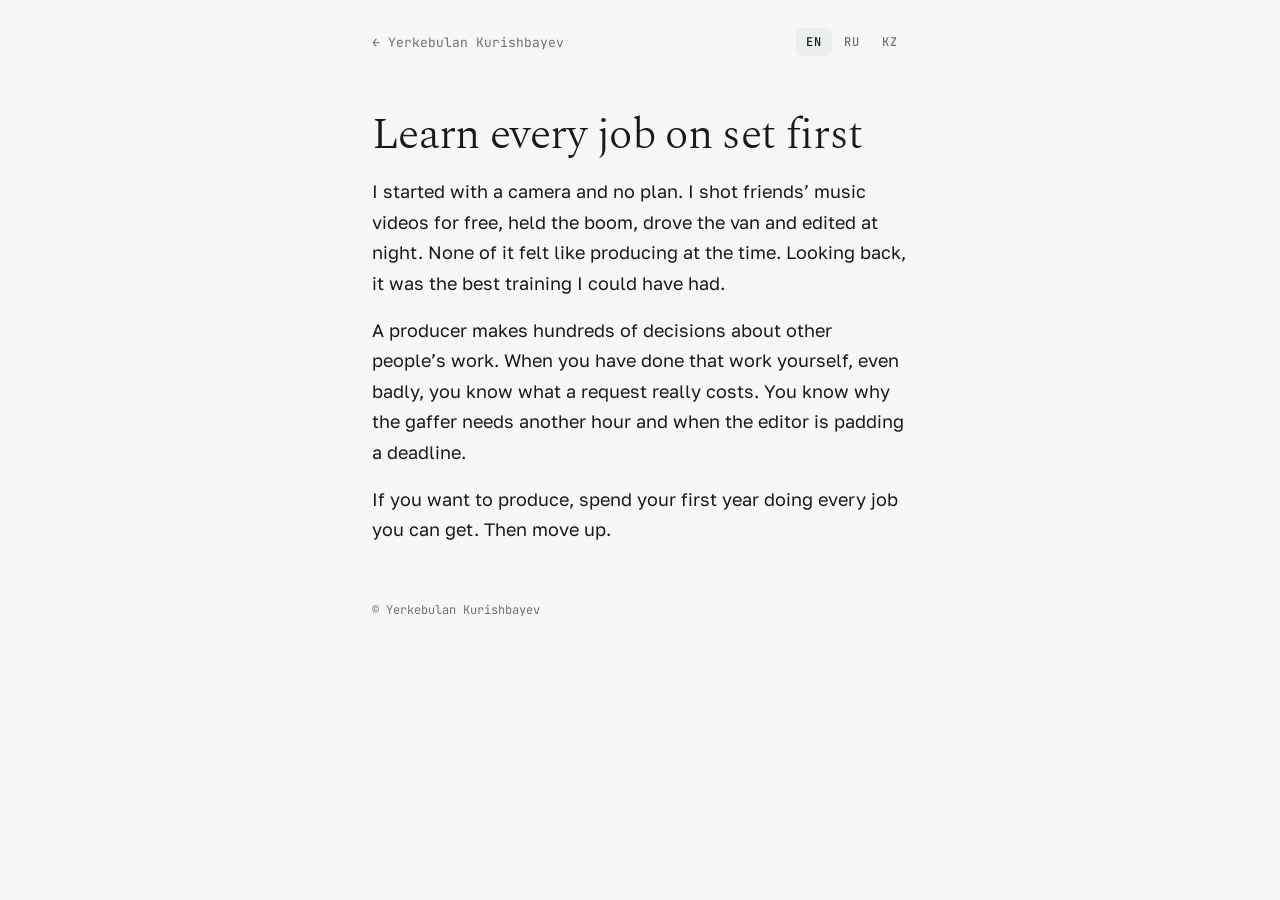
<file: landing/notes/every-job.html>
<!doctype html>
<html lang="en">
<head>
<meta charset="utf-8">
<meta name="viewport" content="width=device-width, initial-scale=1, viewport-fit=cover">
<title>Learn every job on set first · Yerkebulan Kurishbayev</title>
<link rel="stylesheet" href="https://fonts.googleapis.com/css2?family=Golos+Text:wght@400;500&family=JetBrains+Mono:wght@400;500&family=Spectral:ital,wght@0,300;0,400;1,300&display=swap">
<link rel="stylesheet" href="../assets/site.css">
</head>
<body>
<div class="site" data-lang="en" id="site">
  <header class="top">
    <a class="back" href="../index.html">← Yerkebulan Kurishbayev</a>
    <nav class="langs" aria-label="Language">
      <button type="button" id="lang-en" data-set="en" aria-pressed="true">EN</button>
      <button type="button" id="lang-ru" data-set="ru" aria-pressed="false">RU</button>
      <button type="button" id="lang-kk" data-set="kk" aria-pressed="false">KZ</button>
    </nav>
  </header>
  <article class="article">
    <h1><span data-l="en">Learn every job on set first</span><span data-l="ru">Сначала освой каждую работу на площадке</span><span data-l="kk">Алдымен алаңдағы әр жұмысты меңгер</span></h1>
    <div class="body" data-l="en"><p>I started with a camera and no plan. I shot friends’ music videos for free, held the boom, drove the van and edited at night. None of it felt like producing at the time. Looking back, it was the best training I could have had.</p><p>A producer makes hundreds of decisions about other people’s work. When you have done that work yourself, even badly, you know what a request really costs. You know why the gaffer needs another hour and when the editor is padding a deadline.</p><p>If you want to produce, spend your first year doing every job you can get. Then move up.</p></div>
    <div class="body" data-l="ru"><p>Я начинал с камерой и без плана. Бесплатно снимал клипы друзьям, держал микрофонную удочку, водил машину с техникой и монтировал по ночам. Тогда это не казалось продюсированием. Сейчас понимаю, что лучшей школы у меня не было.</p><p>Продюсер принимает сотни решений о чужой работе. Если ты сам делал эту работу, пусть даже плохо, ты знаешь, чего на самом деле стоит каждая просьба. Понимаешь, зачем осветителю ещё час и когда монтажёр закладывает лишнее время.</p><p>Если хочешь стать продюсером, первый год делай любую работу, какую дадут. Потом поднимайся выше.</p></div>
    <div class="body" data-l="kk"><p>Мен камерамен және ешқандай жоспарсыз бастадым. Достарыма тегін клип түсірдім, микрофон ұстадым, техника тасыған көлікті жүргіздім, түнде монтаж жасадым. Ол кезде бұл продюсерлік сияқты көрінбеді. Қазір түсінемін, одан жақсы мектеп болмаған.</p><p>Продюсер басқалардың жұмысы туралы жүздеген шешім қабылдайды. Сол жұмысты өзің жасап көрсең, тіпті нашар болса да, әр өтініштің шын бағасын білесің. Жарықшыға тағы бір сағаттың не үшін керек екенін, монтажшының мерзімді қашан әдейі созып жатқанын түсінесің.</p><p>Продюсер болғың келсе, бірінші жылы қолыңа түскен кез келген жұмысты істе. Содан кейін жоғары көтеріл.</p></div>
  </article>
  <footer>© Yerkebulan Kurishbayev</footer>
</div>
<script src="../assets/site.js"></script>
</body>
</html>
</file>
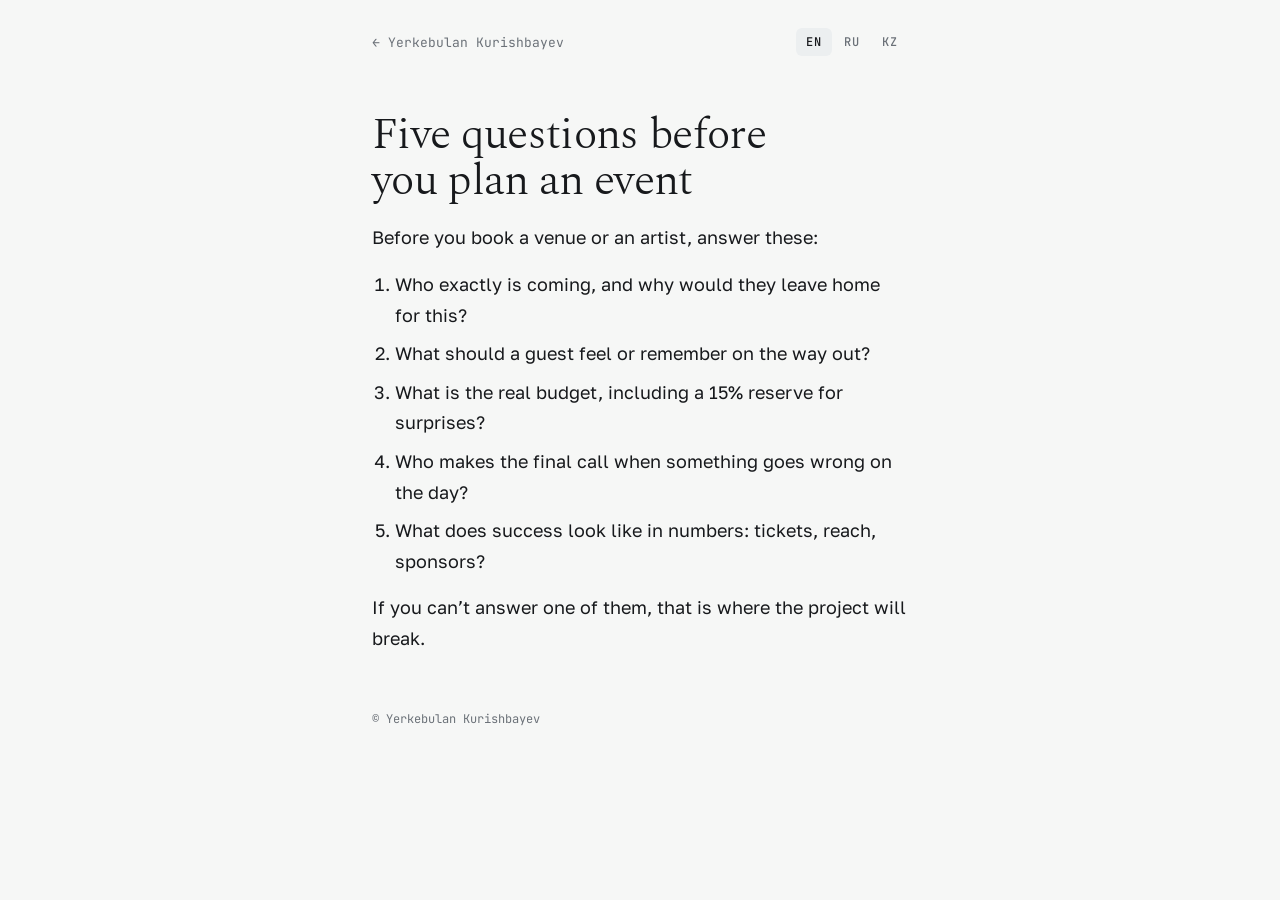
<file: landing/notes/five-questions.html>
<!doctype html>
<html lang="en">
<head>
<meta charset="utf-8">
<meta name="viewport" content="width=device-width, initial-scale=1, viewport-fit=cover">
<title>Five questions before you plan an event · Yerkebulan Kurishbayev</title>
<link rel="stylesheet" href="https://fonts.googleapis.com/css2?family=Golos+Text:wght@400;500&family=JetBrains+Mono:wght@400;500&family=Spectral:ital,wght@0,300;0,400;1,300&display=swap">
<link rel="stylesheet" href="../assets/site.css">
</head>
<body>
<div class="site" data-lang="en" id="site">
  <header class="top">
    <a class="back" href="../index.html">← Yerkebulan Kurishbayev</a>
    <nav class="langs" aria-label="Language">
      <button type="button" id="lang-en" data-set="en" aria-pressed="true">EN</button>
      <button type="button" id="lang-ru" data-set="ru" aria-pressed="false">RU</button>
      <button type="button" id="lang-kk" data-set="kk" aria-pressed="false">KZ</button>
    </nav>
  </header>
  <article class="article">
    <h1><span data-l="en">Five questions before you plan an event</span><span data-l="ru">Пять вопросов перед планированием события</span><span data-l="kk">Іс-шара алдындағы бес сұрақ</span></h1>
    <div class="body" data-l="en"><p>Before you book a venue or an artist, answer these:</p><ol><li>Who exactly is coming, and why would they leave home for this?</li><li>What should a guest feel or remember on the way out?</li><li>What is the real budget, including a 15% reserve for surprises?</li><li>Who makes the final call when something goes wrong on the day?</li><li>What does success look like in numbers: tickets, reach, sponsors?</li></ol><p>If you can’t answer one of them, that is where the project will break.</p></div>
    <div class="body" data-l="ru"><p>Прежде чем бронировать площадку или артиста, ответьте на них:</p><ol><li>Кто именно придёт и зачем им выходить ради этого из дома?</li><li>Что гость должен почувствовать или запомнить на выходе?</li><li>Какой реальный бюджет, включая резерв 15% на сюрпризы?</li><li>Кто принимает финальное решение, если в день события что-то пошло не так?</li><li>Как выглядит успех в цифрах: билеты, охват, спонсоры?</li></ol><p>Если на какой-то вопрос нет ответа, именно там проект и сломается.</p></div>
    <div class="body" data-l="kk"><p>Алаңды немесе әртісті брондамас бұрын осыларға жауап беріңіз:</p><ol><li>Нақты кім келеді және олар бұл үшін неге үйден шығуы керек?</li><li>Қонақ шығар кезде не сезінуі немесе есінде не қалуы керек?</li><li>Нақты бюджет қандай, күтпеген жағдайларға 15% резервпен қоса?</li><li>Іс-шара күні бірдеңе дұрыс болмаса, соңғы шешімді кім қабылдайды?</li><li>Табыс сандармен қалай көрінеді: билеттер, қамту, демеушілер?</li></ol><p>Бір сұраққа жауап болмаса, жоба дәл сол жерден бұзылады.</p></div>
  </article>
  <footer>© Yerkebulan Kurishbayev</footer>
</div>
<script src="../assets/site.js"></script>
</body>
</html>
</file>
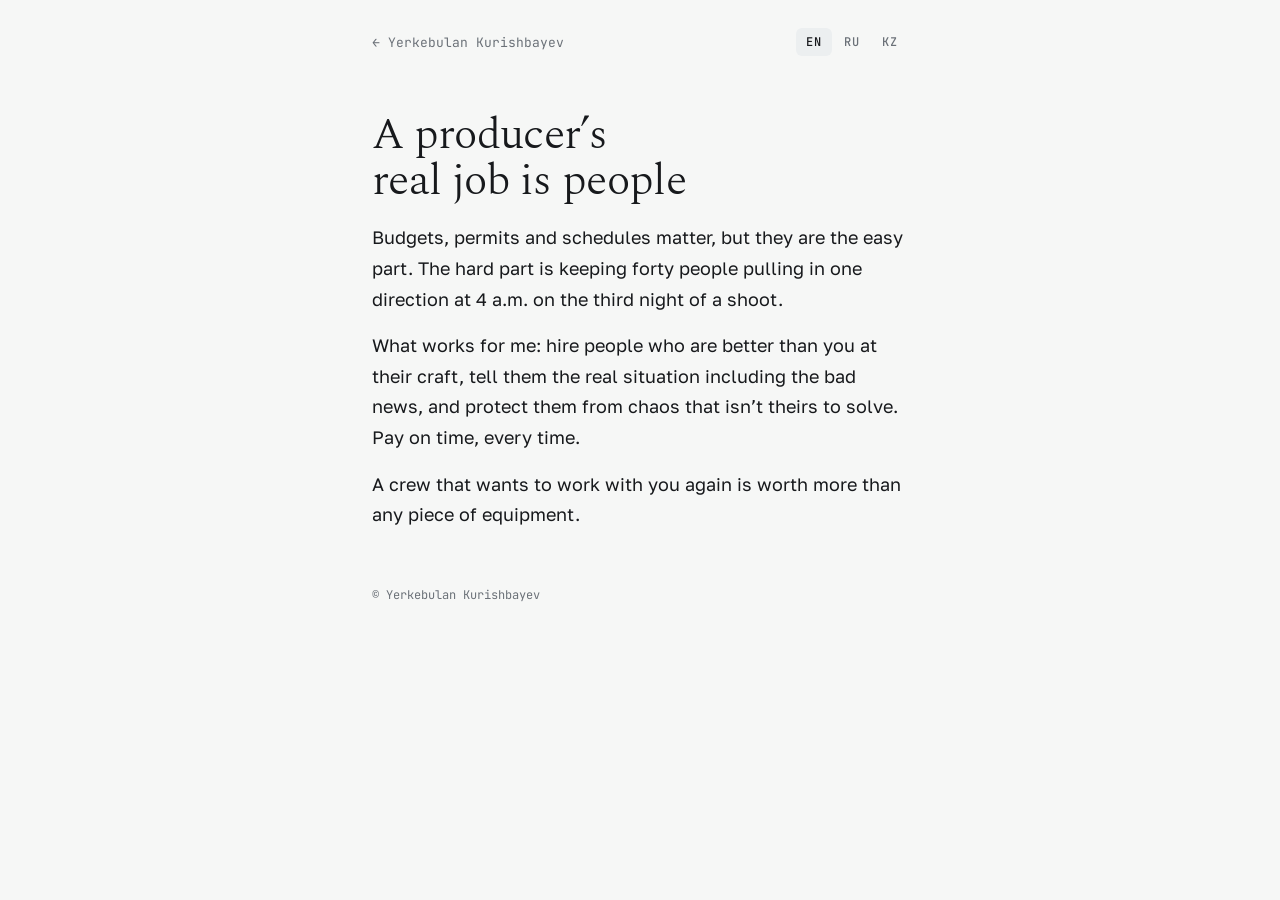
<file: landing/notes/people.html>
<!doctype html>
<html lang="en">
<head>
<meta charset="utf-8">
<meta name="viewport" content="width=device-width, initial-scale=1, viewport-fit=cover">
<title>A producer’s real job is people · Yerkebulan Kurishbayev</title>
<link rel="stylesheet" href="https://fonts.googleapis.com/css2?family=Golos+Text:wght@400;500&family=JetBrains+Mono:wght@400;500&family=Spectral:ital,wght@0,300;0,400;1,300&display=swap">
<link rel="stylesheet" href="../assets/site.css">
</head>
<body>
<div class="site" data-lang="en" id="site">
  <header class="top">
    <a class="back" href="../index.html">← Yerkebulan Kurishbayev</a>
    <nav class="langs" aria-label="Language">
      <button type="button" id="lang-en" data-set="en" aria-pressed="true">EN</button>
      <button type="button" id="lang-ru" data-set="ru" aria-pressed="false">RU</button>
      <button type="button" id="lang-kk" data-set="kk" aria-pressed="false">KZ</button>
    </nav>
  </header>
  <article class="article">
    <h1><span data-l="en">A producer’s real job is people</span><span data-l="ru">Главная работа продюсера — люди</span><span data-l="kk">Продюсердің басты жұмысы — адамдар</span></h1>
    <div class="body" data-l="en"><p>Budgets, permits and schedules matter, but they are the easy part. The hard part is keeping forty people pulling in one direction at 4 a.m. on the third night of a shoot.</p><p>What works for me: hire people who are better than you at their craft, tell them the real situation including the bad news, and protect them from chaos that isn’t theirs to solve. Pay on time, every time.</p><p>A crew that wants to work with you again is worth more than any piece of equipment.</p></div>
    <div class="body" data-l="ru"><p>Бюджеты, разрешения и графики важны, но это лёгкая часть. Сложная часть: удержать сорок человек в одном направлении в четыре утра на третью ночь съёмок.</p><p>Что работает у меня: нанимать людей, которые в своём ремесле сильнее тебя, говорить им правду, включая плохие новости, и защищать их от хаоса, который не им разгребать. Платить вовремя, всегда.</p><p>Команда, которая хочет снова с тобой работать, стоит больше любой техники.</p></div>
    <div class="body" data-l="kk"><p>Бюджет, рұқсаттар мен кесте маңызды, бірақ бұл оңай бөлігі. Қиыны түсірілімнің үшінші түнінде, таңғы төртте қырық адамды бір бағытта ұстап тұру.</p><p>Маған көмектесетіні: өз ісінде сенен мықты адамдарды жалдау, оларға шындықты, жаман жаңалықты да айту және оларды өздері шешпеуге тиіс хаостан қорғау. Ақыны уақытында төлеу, әрдайым.</p><p>Сенімен қайта жұмыс істегісі келетін команда кез келген техникадан қымбат.</p></div>
  </article>
  <footer>© Yerkebulan Kurishbayev</footer>
</div>
<script src="../assets/site.js"></script>
</body>
</html>
</file>
<file: landing/assets/site.css>
/* Layout: one short left-aligned column that fits a single screen; projects as a plain list of rows. */
:root {
  --bg: #f6f7f6;
  --fg: #17191c;
  --muted: #6b7178;
  --line: #dde1e3;
  --wash: #eceff0;
  --accent: #1f6fa8;

  --display: "Spectral", Georgia, "Times New Roman", serif;
  --body: "Golos Text", system-ui, -apple-system, "Segoe UI", Roboto, sans-serif;
  --mono: "JetBrains Mono", ui-monospace, Menlo, Consolas, monospace;
}
@media (prefers-color-scheme: dark) {
  :root:not([data-theme="light"]) {
    --bg: #101214; --fg: #e7e9eb; --muted: #959ca3; --line: #262a2e; --wash: #181b1e; --accent: #79b8e6;
    color-scheme: dark;
  }
}
:root[data-theme="dark"] {
  --bg: #101214; --fg: #e7e9eb; --muted: #959ca3; --line: #262a2e; --wash: #181b1e; --accent: #79b8e6;
  color-scheme: dark;
}

* { box-sizing: border-box; }
html { -webkit-text-size-adjust: 100%; }
body { margin: 0; background: var(--bg); color: var(--fg); font: 400 1.0625rem/1.6 var(--body); }
a { color: inherit; text-decoration: none; transition: color .2s; }
a:hover { color: var(--accent); }
:focus-visible { outline: 2px solid var(--accent); outline-offset: 3px; border-radius: 3px; }
p { margin: 0; }
[hidden] { display: none !important; }

/* Only the active language is shown */
.site[data-lang="en"] [data-l]:not([data-l="en"]),
.site[data-lang="ru"] [data-l]:not([data-l="ru"]),
.site[data-lang="kk"] [data-l]:not([data-l="kk"]) { display: none; }

.site {
  max-width: 36rem;
  margin: 0 auto;
  padding-inline: 20px;
  padding-block: 28px 56px;
  display: grid;
  gap: 56px;
}

.top { display: flex; justify-content: space-between; align-items: center; gap: 16px; }
.top .back { font: 400 .8125rem/1 var(--mono); color: var(--muted); }
.top .back:hover { color: var(--accent); }
.langs { display: flex; gap: 2px; margin-left: auto; }
.langs button {
  font: 500 .75rem/1 var(--mono); letter-spacing: .08em;
  background: none; border: 0; color: var(--muted); padding: 8px 10px; border-radius: 6px; cursor: pointer;
}
.langs button:hover { color: var(--fg); }
.langs button[aria-pressed="true"] { color: var(--fg); background: var(--wash); }

/* Intro */
.intro { display: grid; gap: 18px; }
.avatar {
  position: relative; width: 88px; height: 88px; border-radius: 50%; overflow: hidden;
  background: var(--wash); display: grid; place-items: center;
  font: 300 1.6rem/1 var(--display); color: var(--muted);
}
.avatar img { position: absolute; inset: 0; width: 100%; height: 100%; object-fit: cover; }
h1 { margin: 0; font: 300 clamp(2.4rem, 7vw, 3.4rem)/1.05 var(--display); letter-spacing: -.015em; text-wrap: balance; }
h1 em { font-style: italic; color: var(--accent); }
.line { font-size: 1.25rem; line-height: 1.5; max-width: 30rem; text-wrap: pretty; }
.facts { font: 400 .8125rem/1.6 var(--mono); color: var(--muted); letter-spacing: .02em; }

/* Photo strip: stays hidden until at least one photo loads */
.strip { display: grid; grid-template-columns: repeat(3, minmax(0, 1fr)); gap: 8px; }
.strip img { width: 100%; aspect-ratio: 3 / 4; object-fit: cover; border-radius: 8px; display: block; }

/* Lists */
section { display: grid; gap: 10px; }
.label { margin: 0; font: 500 .75rem/1 var(--mono); text-transform: uppercase; letter-spacing: .12em; color: var(--muted); }
.rows { list-style: none; margin: 0; padding: 0; }
.rows a {
  display: grid; grid-template-columns: auto 1fr auto; gap: 14px; align-items: baseline;
  padding: 13px 0; border-bottom: 1px solid var(--line);
}
.rows .name { font-weight: 500; }
.rows .desc { color: var(--muted); min-width: 0; }
.rows .arrow { font-family: var(--mono); color: var(--muted); transition: transform .2s, color .2s; }
.rows a:hover .arrow { color: var(--accent); transform: translate(2px, -2px); }
.rows.notes a { grid-template-columns: 1fr auto; }
.rows.notes .name { font: 400 1.125rem/1.35 var(--display); }

/* Contact */
.contact { display: grid; gap: 10px; }
.email-row { display: flex; flex-wrap: wrap; align-items: center; gap: 10px 14px; }
.email { font: 300 1.75rem/1.2 var(--display); user-select: all; overflow-wrap: anywhere; }
.copy {
  font: 500 .75rem/1 var(--mono); letter-spacing: .06em;
  background: var(--wash); color: var(--fg); border: 0; padding: 9px 12px; border-radius: 999px; cursor: pointer;
}
.copy:hover { color: var(--accent); }
.socials { display: flex; flex-wrap: wrap; gap: 6px 18px; font: 400 .8125rem/1.6 var(--mono); color: var(--muted); }

/* Note pages */
.article { display: grid; gap: 18px; }
.article h1 { font-size: clamp(2rem, 6vw, 2.75rem); }
.article .body { display: grid; gap: 16px; font-size: 1.125rem; line-height: 1.7; }
.article ol { margin: 0; padding-left: 1.3em; display: grid; gap: 8px; }

footer { font: 400 .75rem/1.5 var(--mono); color: var(--muted); }

@media (max-width: 480px) {
  .site { gap: 44px; }
  .rows a { grid-template-columns: 1fr auto; gap: 2px 12px; }
  .rows .desc { grid-column: 1; grid-row: 2; font-size: .9375rem; }
  .rows .arrow { grid-column: 2; grid-row: 1 / span 2; align-self: center; }
}
@media (prefers-reduced-motion: no-preference) {
  .intro > * { animation: rise .6s cubic-bezier(.2,.7,.2,1) both; }
  .intro > *:nth-child(2) { animation-delay: .06s; }
  .intro > *:nth-child(3) { animation-delay: .12s; }
  .intro > *:nth-child(4) { animation-delay: .18s; }
  @keyframes rise { from { transform: translateY(8px); } to { transform: none; } }
}
</file>
